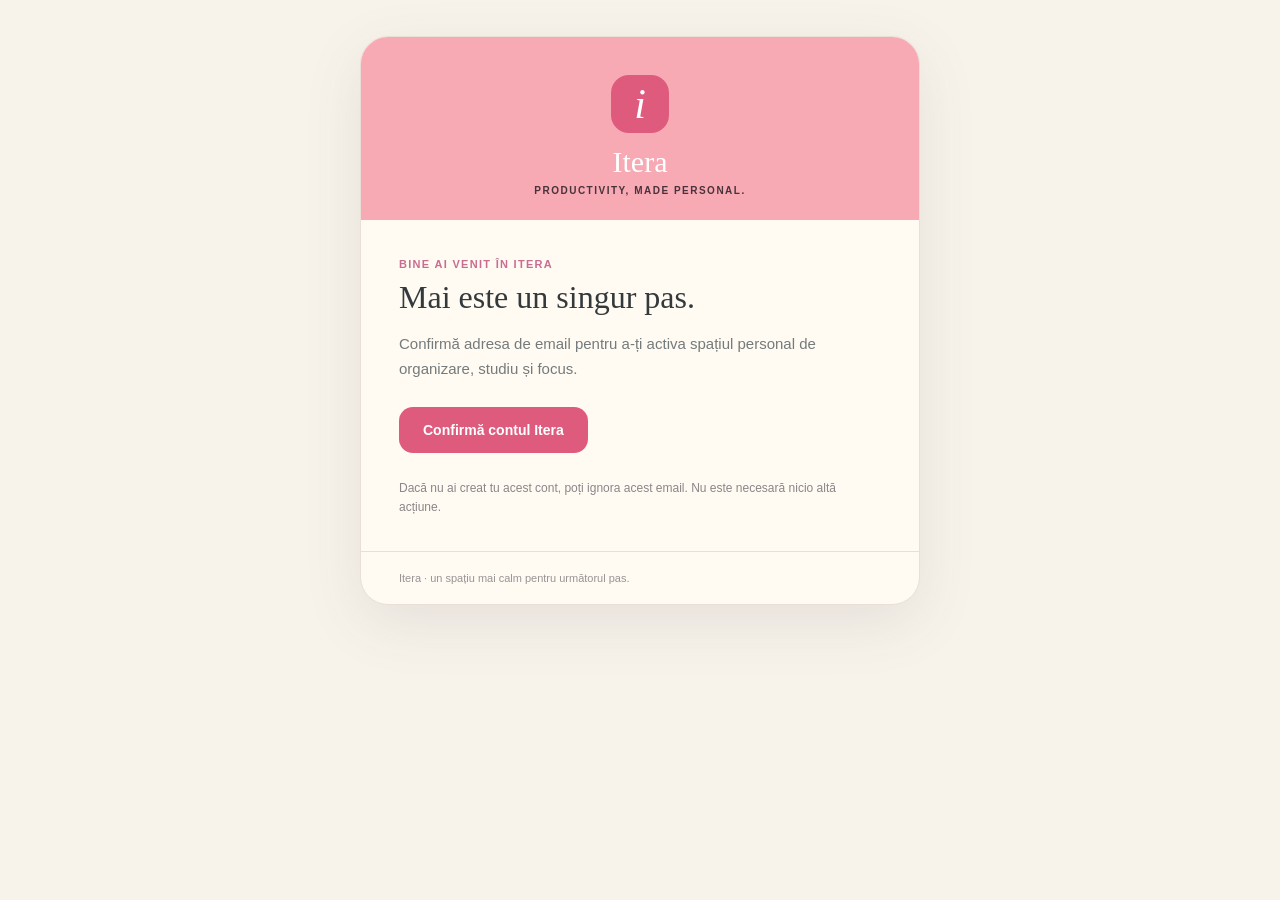
<file: supabase/templates/confirmation.html>
<!doctype html>
<html lang="ro">
  <head>
    <meta charset="utf-8">
    <meta name="viewport" content="width=device-width, initial-scale=1">
    <title>Confirmă contul Itera</title>
  </head>
  <body style="margin:0;padding:0;background:#f7f3eb;color:#343a3c;font-family:-apple-system,BlinkMacSystemFont,'Segoe UI',Arial,sans-serif;">
    <table role="presentation" width="100%" cellspacing="0" cellpadding="0" border="0" style="background:#f7f3eb;">
      <tr>
        <td align="center" style="padding:36px 16px;">
          <table role="presentation" width="100%" cellspacing="0" cellpadding="0" border="0" style="max-width:560px;overflow:hidden;background:#fffaf2;border:1px solid #eadfd6;border-radius:28px;box-shadow:0 18px 60px rgba(74,57,63,.10);">
            <tr>
              <td align="center" style="padding:38px 34px 24px;background:#f7a9b4;">
                <div style="width:58px;height:58px;line-height:58px;margin:0 auto 14px;background:#df5b7e;border-radius:18px;color:#ffffff;font-family:Georgia,serif;font-size:42px;font-style:italic;text-align:center;">i</div>
                <div style="color:#ffffff;font-family:Georgia,serif;font-size:30px;line-height:1;">Itera</div>
                <div style="margin-top:8px;color:#49323a;font-size:10px;font-weight:700;letter-spacing:1.5px;text-transform:uppercase;">Productivity, made personal.</div>
              </td>
            </tr>
            <tr>
              <td style="padding:38px 38px 34px;">
                <p style="margin:0 0 10px;color:#c86d91;font-size:11px;font-weight:800;letter-spacing:1.3px;text-transform:uppercase;">Bine ai venit în Itera</p>
                <h1 style="margin:0 0 16px;color:#343a3c;font-family:Georgia,serif;font-size:32px;font-weight:400;line-height:1.12;">Mai este un singur pas.</h1>
                <p style="margin:0 0 26px;color:#747b7c;font-size:15px;line-height:1.65;">
                  Confirmă adresa de email pentru a-ți activa spațiul personal de organizare, studiu și focus.
                </p>
                <table role="presentation" cellspacing="0" cellpadding="0" border="0">
                  <tr>
                    <td align="center" style="background:#df5b7e;border-radius:14px;">
                      <a href="{{ .ConfirmationURL }}" style="display:inline-block;padding:15px 24px;color:#ffffff;font-size:14px;font-weight:800;text-decoration:none;">Confirmă contul Itera</a>
                    </td>
                  </tr>
                </table>
                <p style="margin:26px 0 0;color:#8c8589;font-size:12px;line-height:1.55;">
                  Dacă nu ai creat tu acest cont, poți ignora acest email. Nu este necesară nicio altă acțiune.
                </p>
              </td>
            </tr>
            <tr>
              <td style="padding:18px 38px;border-top:1px solid #eadfd6;color:#9a9295;font-size:11px;line-height:1.5;">
                Itera · un spațiu mai calm pentru următorul pas.
              </td>
            </tr>
          </table>
        </td>
      </tr>
    </table>
  </body>
</html>
</file>
